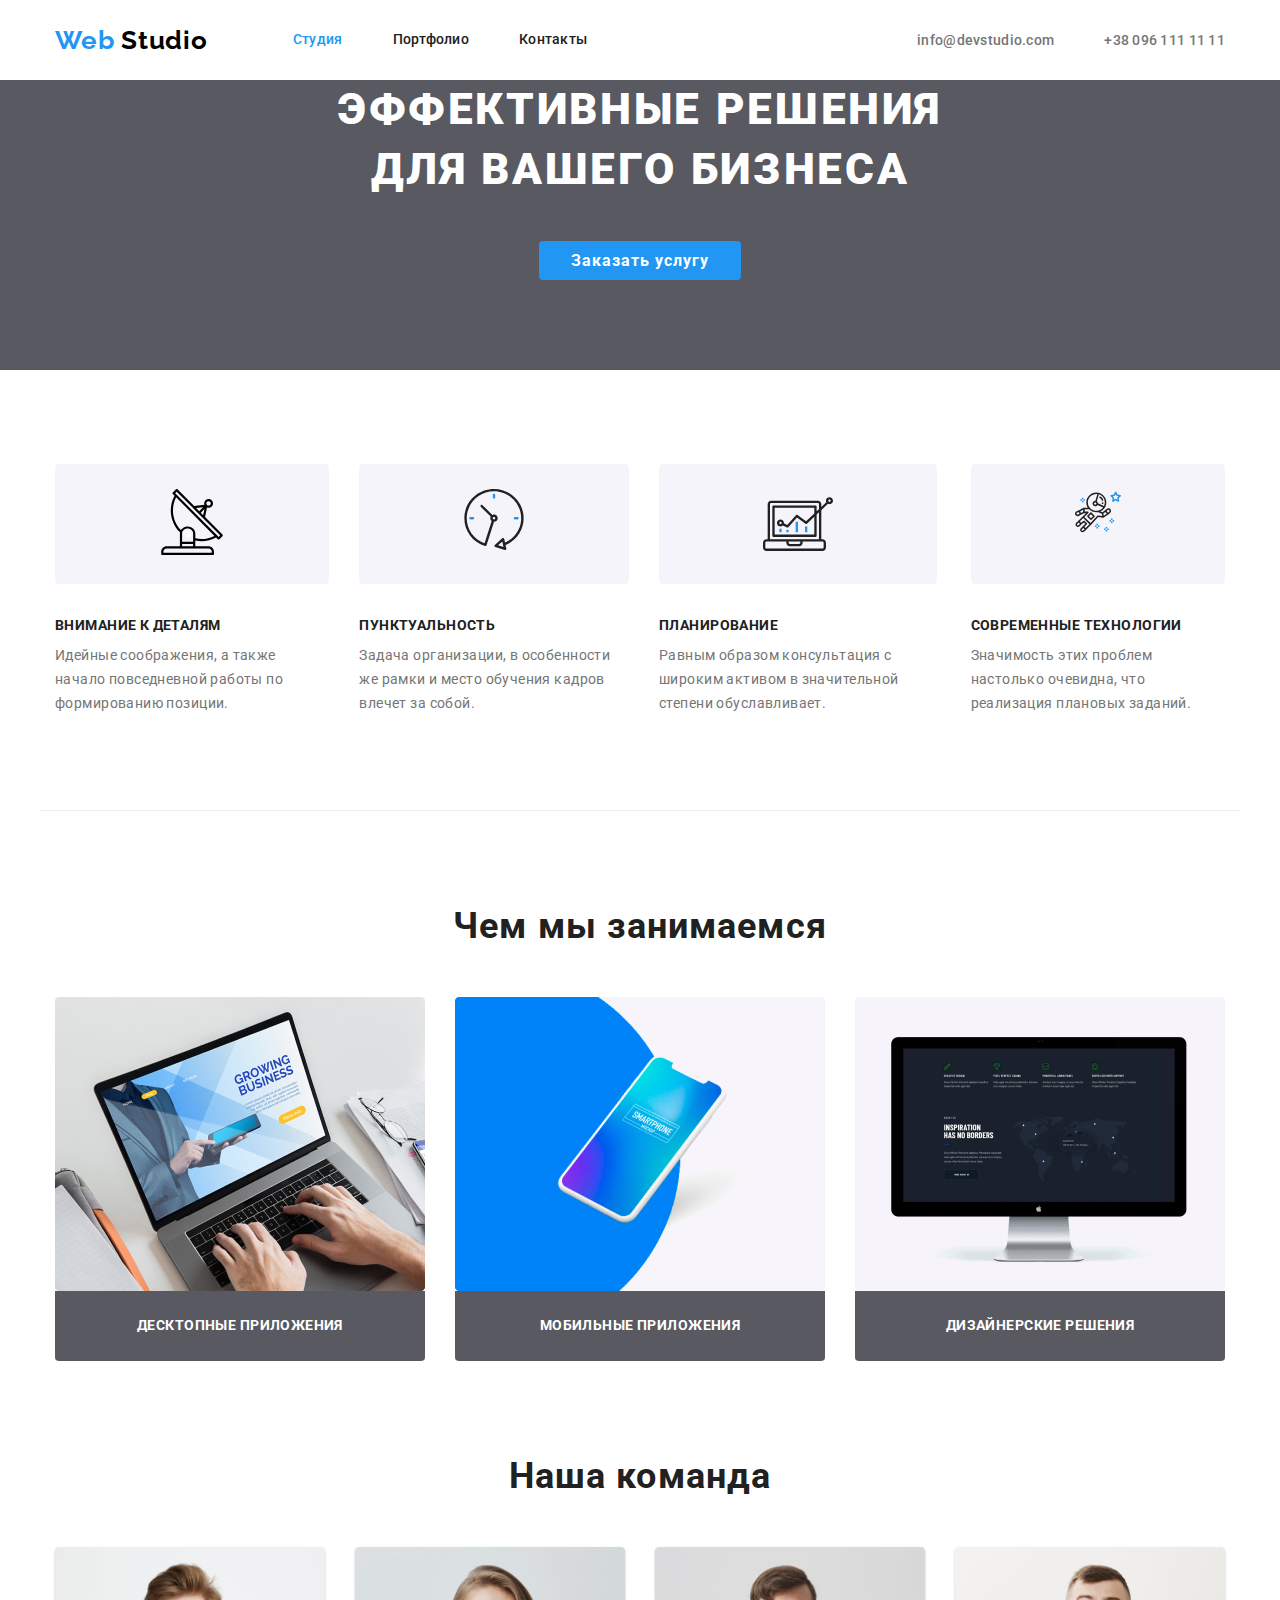
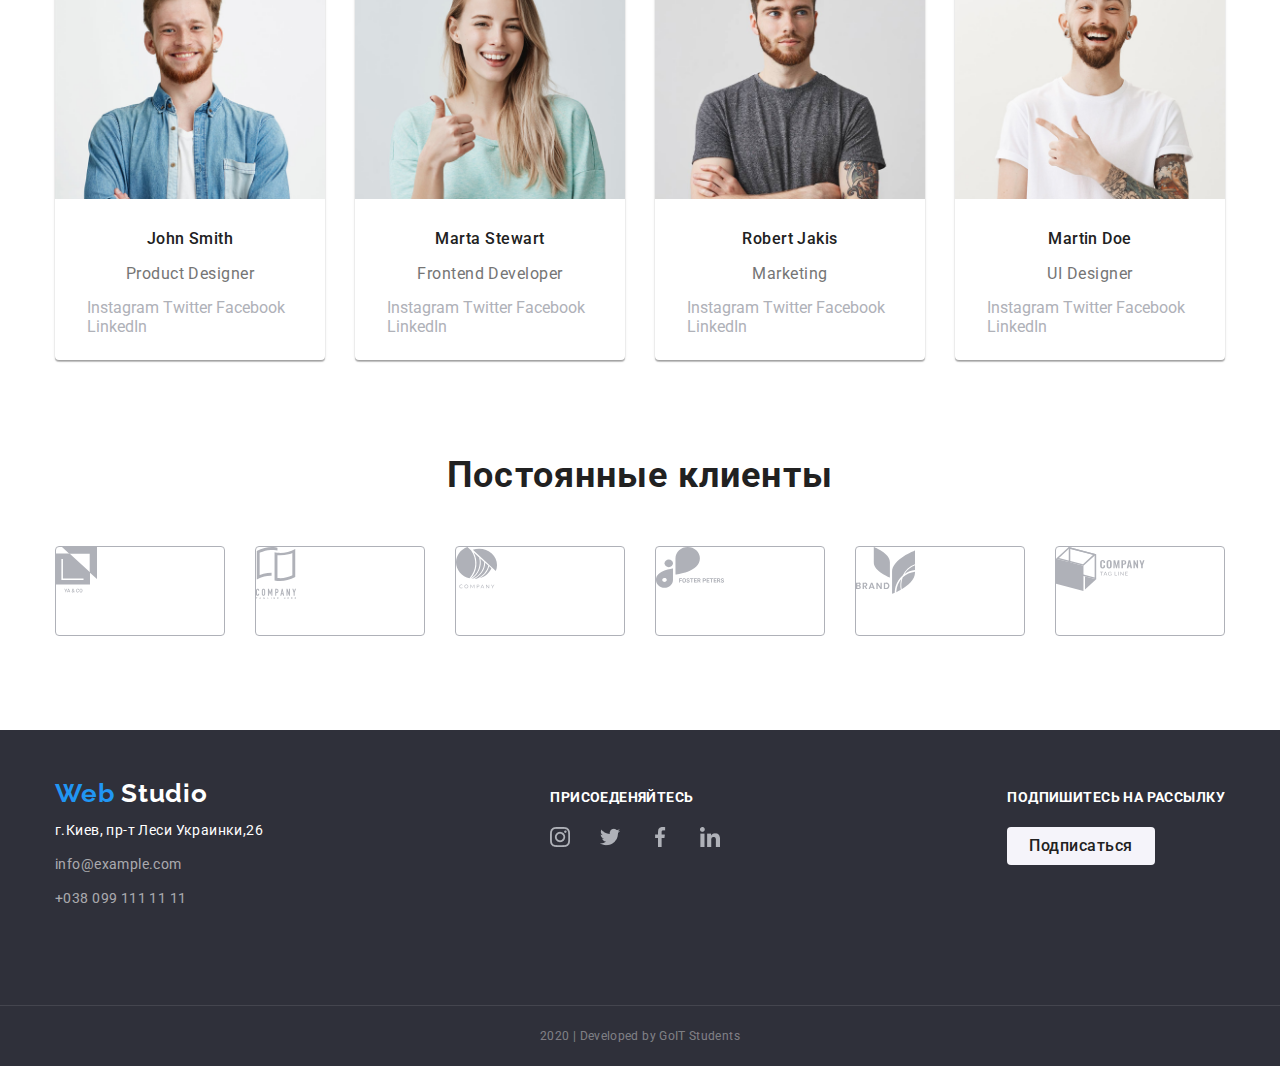
<file: index.html>
<!DOCTYPE html>
<html lang="ru">
  <head>
    <meta charset="UTF-8" />
    <meta name="viewport" content="width=device-width, initial-scale=1.0" />
    <title>Web Studio</title>
    <link
      href="https://fonts.googleapis.com/css2?family=Raleway:wght@400;700&family=Roboto:wght@400;500;700;900&display=swap"
      rel="stylesheet"
    />
    <link
      rel="stylesheet"
      href="https://cdnjs.cloudflare.com/ajax/libs/modern-normalize/0.6.0/modern-normalize.min.css"
    />
    <link rel="stylesheet" href="./css/styles.css" />
  </head>
  <body>
    <header>
      <div class="main-nav">
        <a href="./" class="logo"
          >Web
          <b>Studio</b>
        </a>
        <nav class="link mario">
          <ul class="nav">
            <li class="item">
              <a href="./index.html" class="link-current">Студия</a>
            </li>
            <li class="item">
              <a href="./portfolio.html" class="link-nav">Портфолио</a>
            </li>
            <li class="item"><a href="" class="link-nav">Контакты</a></li>
          </ul>
        </nav>

        <address>
          <ul class="adress">
            <li class="item">
              <a href="mailto:info@devstudio.com">info@devstudio.com</a>
            </li>
            <li class="item">
              <a href="tel:+380961111111">+38 096 111 11 11</a>
            </li>
          </ul>
        </address>
      </div>
    </header>
    <!-- Решения для бизнеса -->
    <main>
      <section class="hero">
        <h1>
          Эффективные решения<br />
          для вашего бизнеса
        </h1>
        <a href="" class="button-check">Заказать услугу</a>
      </section>

      <!-- Принципы -->
      <section class="container">
        <h2 class="index none">Принципы</h2>
        <ul class="princ-ul">
          <li class="item">
            <a href="" class="princ-link"
              ><img src="./images/antenna11.svg" alt="Внимание к деталям"
            /></a>
            <h3 class="principles">Внимание к деталям</h3>
            <p class="principles">
              Идейные соображения, а также начало повседневной работы по
              формированию позиции.
            </p>
          </li>
          <li class="item">
            <a href="" class="princ-link"
              ><img src="./images/clock.svg" alt="Пунктуальность"
            /></a>
            <h3 class="principles">Пунктуальность</h3>
            <p class="principles">
              Задача организации, в особенности же рамки и место обучения кадров
              влечет за собой.
            </p>
          </li>
          <li class="item">
            <a href="" class="princ-link"
              ><img src="./images/diagram.svg" alt="Планирование"
            /></a>
            <h3 class="principles">Планирование</h3>
            <p class="principles">
              Равным образом консультация с широким активом в значительной
              степени обуславливает.
            </p>
          </li>
          <li class="item">
            <a href="" class="princ-link"
              ><img src="./images/astronaut.svg" alt="Современные технологии"
            /></a>
            <h3 class="principles">Современные технологии</h3>
            <p class="principles">
              Значимость этих проблем настолько очевидна, что реализация
              плановых заданий.
            </p>
          </li>
        </ul>
      </section>

      <!-- Чем мы занимаемся -->
      <section class="container border">
        <h2 class="index">Чем мы занимаемся</h2>
        <ul>
          <li class="item">
            <a href=""
              ><img src="./images/box11.jpg" alt="Десктопные приложения"
            /></a>
            <p class="business">Десктопные приложения</p>
          </li>
          <li class="item">
            <a href=""
              ><img src="./images/box22.jpg" alt="Мобильные приложения"
            /></a>
            <p class="business">Мобильные приложения</p>
          </li>
          <li class="item">
            <a href=""
              ><img src="./images/box33.jpg" alt="Дизайнерские решения"
            /></a>
            <p class="business">Дизайнерские решения</p>
          </li>
        </ul>
      </section>

      <!-- Наша команда -->
      <section class="container our-team">
        <h2 class="index">Наша команда</h2>
        <ul class="team">
          <li class="item">
            <figure>
              <img src="./images/team/johnsmith.png" alt="John Smith" />
              <figcaption class="team build">
                John Smith
              </figcaption>
            </figure>
            <p class="vocation">Product Designer</p>
            <div>
              <a href="https://instagram.com" target="_blank" class="social"
                >Instagram</a
              >
              <a href="https://twitter.com/" target="_blank" class="social"
                >Twitter</a
              >
              <a href="https://www.facebook.com/" target="_blank" class="social"
                >Facebook</a
              >
              <a href="https://www.linkedin.com/" target="_blank" class="social"
                >LinkedIn</a
              >
            </div>
          </li>
          <li class="item">
            <figure>
              <img src="./images/team/martastewart.png" alt="Marta Stewart" />
              <figcaption class="team build">
                Marta Stewart
              </figcaption>
            </figure>
            <p class="vocation">Frontend Developer</p>
            <div>
              <a href="https://instagram.com" target="_blank" class="social"
                >Instagram</a
              >
              <a href="https://twitter.com/" target="_blank" class="social"
                >Twitter</a
              >
              <a href="https://www.facebook.com/" target="_blank" class="social"
                >Facebook</a
              >
              <a href="https://www.linkedin.com/" target="_blank" class="social"
                >LinkedIn</a
              >
            </div>
          </li>
          <li class="item">
            <figure>
              <img src="./images/team/robertjakis.png" alt="Robert Jakis" />
              <figcaption class="team build">
                Robert Jakis
              </figcaption>
            </figure>
            <p class="vocation">Marketing</p>
            <div>
              <a href="https://instagram.com" target="_blank" class="social"
                >Instagram</a
              >
              <a href="https://twitter.com/" target="_blank" class="social"
                >Twitter</a
              >
              <a href="https://www.facebook.com/" target="_blank" class="social"
                >Facebook</a
              >
              <a href="https://www.linkedin.com/" target="_blank" class="social"
                >LinkedIn</a
              >
            </div>
          </li>
          <li class="item">
            <figure>
              <img src="./images/team/martindoe.png" alt="Martin Doe" />
              <figcaption class="team build">
                Martin Doe
              </figcaption>
            </figure>
            <p class="vocation">UI Designer</p>
            <div>
              <a href="https://instagram.com" target="_blank" class="social"
                >Instagram</a
              >
              <a href="https://twitter.com/" target="_blank" class="social"
                >Twitter</a
              >
              <a href="https://www.facebook.com/" target="_blank" class="social"
                >Facebook</a
              >
              <a href="https://www.linkedin.com/" target="_blank" class="social"
                >LinkedIn</a
              >
            </div>
          </li>
        </ul>
      </section>

      <!-- Посоянные клиенты -->
      <section class="container our-clients">
        <h2 class="index">Постоянные клиенты</h2>
        <ul class="clients">
          <li class="item">
            <a href="" target="_blank"
              ><img src="./images/clients/logo1.svg" alt="Client1"
            /></a>
          </li>
          <li class="item">
            <a href="" target="_blank"
              ><img src="./images/clients/logo2.svg" alt="Client2"
            /></a>
          </li>
          <li class="item">
            <a href="" target="_blank"
              ><img src="./images/clients/logo3.svg" alt="Client3"
            /></a>
          </li>
          <li class="item">
            <a href="" target="_blank"
              ><img src="./images/clients/logo4.svg" alt="Client4"
            /></a>
          </li>
          <li class="item">
            <a href="" target="_blank"
              ><img src="./images/clients/logo5.svg" alt="Client5"
            /></a>
          </li>
          <li class="item">
            <a href="" target="_blank"
              ><img src="./images/clients/logo6.svg" alt="Client6"
            /></a>
          </li>
        </ul>
      </section>
    </main>

    <!-- Футер -->
    <footer class="footer-nav">
      <div class="container">
        <div class="foo-nav">
          <a href="./" class="logo-f"
            >Web
            <span class="studio-f">Studio</span>
          </a>
          <a href="" class="adress">г.Киев, пр-т Леси Украинки,26</a>
          <a href="mailto:info@example.com" class="mail">info@example.com</a>
          <a href="tel:+0380991111111" class="tel">+038 099 111 11 11</a>
        </div>

        <div class="join">
          <b class="joinus">Присоеденяйтесь</b>
          <ul>
            <li class="item">
              <a
                href="https://instagram.com"
                target="_blank"
                class="social-link"
                ><img src="./images/sociallogo/instagram2.png" alt="instagram"
              /></a>
            </li>
            <li class="item">
              <a href="https://twitter.com/" target="_blank" class="social-link"
                ><img src="./images/sociallogo/twitter1.png" alt="twitter"
              /></a>
            </li>
            <li class="item">
              <a
                href="https://www.facebook.com/"
                target="_blank"
                class="social-link"
                ><img src="./images/sociallogo/facebook1.png" alt="facebook"
              /></a>
            </li>
            <li class="item">
              <a
                href="https://www.linkedin.com/"
                target="_blank"
                class="social-link"
                ><img src="./images/sociallogo/linkedin1.png" alt="linkedin"
              /></a>
            </li>
          </ul>
        </div>

        <div class="subscribe">
          <b class="subscribeus">Подпишитесь на рассылку</b>
          <button type="button" class="subscribe">Подписаться</button>
        </div>
      </div>
      <p class="rights">2020 | Developed by GoIT Students</p>
    </footer>
  </body>
</html>
</file>
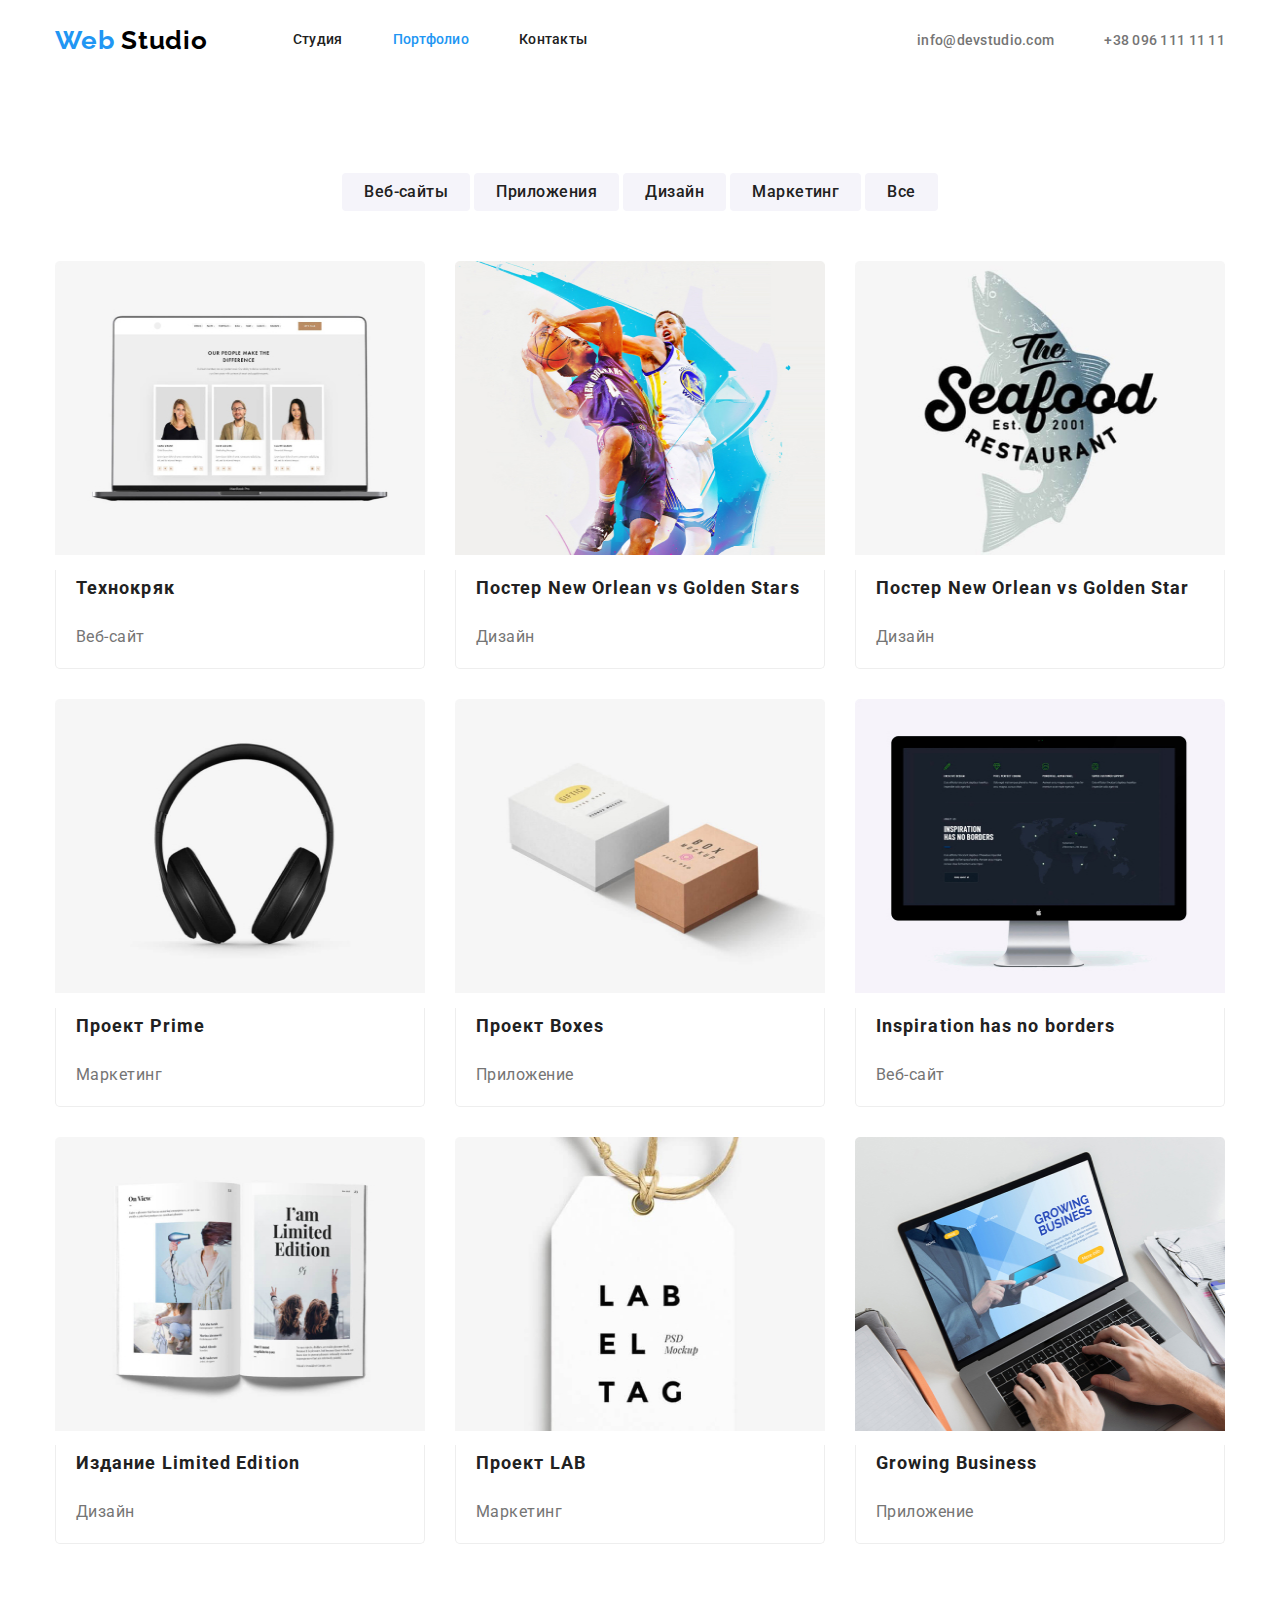
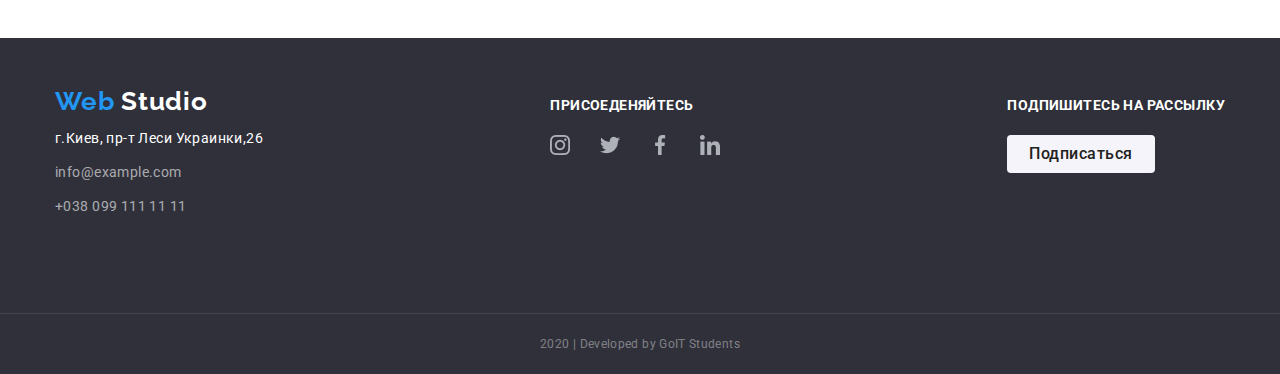
<file: portfolio.html>
<!DOCTYPE html>
<html lang="ru">
  <head>
    <meta charset="UTF-8" />
    <meta name="viewport" content="width=device-width, initial-scale=1.0" />
    <title>Портфолио</title>
    <link
      href="https://fonts.googleapis.com/css2?family=Raleway:wght@400;700&family=Roboto:wght@400;500;700;900&display=swap"
      rel="stylesheet"
    />
    <link
      rel="stylesheet"
      href="https://cdnjs.cloudflare.com/ajax/libs/modern-normalize/0.6.0/modern-normalize.min.css"
    />
    <link rel="stylesheet" href="./css/styles.css" />
  </head>
  <body>
    <!-- Хедер -->
    <header>
      <div class="main-nav">
        <a href="./" class="logo"
          >Web
          <b>Studio</b>
        </a>
        <nav class="link mario">
          <ul class="nav">
            <li class="item">
              <a href="./index.html" class="link-nav">Студия</a>
            </li>
            <li class="item">
              <a href="./portfolio.html" class="link-current">Портфолио</a>
            </li>
            <li class="item"><a href="" class="link-nav">Контакты</a></li>
          </ul>
        </nav>

        <address>
          <ul class="adress">
            <li class="item">
              <a href="mailto:info@devstudio.com">info@devstudio.com</a>
            </li>
            <li class="item">
              <a href="tel:+380961111111">+38 096 111 11 11</a>
            </li>
          </ul>
        </address>
      </div>
    </header>

    <!-- Мейн -->
    <main>
      <section class="portfolio">
        <!-- Фильтр портфолио -->
        <div class="filter">
          <button type="button" class="btn">Веб-сайты</button>
          <button type="button" class="btn">Приложения</button>
          <button type="button" class="btn">Дизайн</button>
          <button type="button" class="btn">Маркетинг</button>
          <button type="button" class="btn">Все</button>
        </div>
        <!-- Список предложений -->
        <h1 class="index none">Список предложений</h1>
        <div>
          <ul class="list-offer">
            <li class="flex">
              <a href="./" class="linkto">
                <img src="./images/portfolio/technocrack.jpg" alt="Технокряк" />
                <div class="item">
                  <h2 class="portfolio">Технокряк</h2>
                  <p class="offer">Веб-сайт</p>
                </div>
              </a>
            </li>

            <li class="flex">
              <a href="" class="linkto">
                <img src="./images/portfolio/neworlean.jpg" alt="Нью Орлеан" />
                <div class="item">
                  <h2 class="portfolio">
                    Постер New Orlean vs Golden Stars
                  </h2>
                  <p class="offer">Дизайн</p>
                </div>
              </a>
            </li>

            <li class="flex">
              <a href="" class="linkto">
                <img
                  src="./images/portfolio/seafood.jpg"
                  alt="Ресторан Seafood"
                />
                <div class="item">
                  <h2 class="portfolio">
                    Постер New Orlean vs Golden Star
                  </h2>
                  <p class="offer">Дизайн</p>
                </div>
              </a>
            </li>

            <li class="flex">
              <a href="" class="linkto">
                <img src="./images/portfolio/prime.jpg" alt="Проект Prime" />
                <div class="item">
                  <h2 class="portfolio">Проект Prime</h2>
                  <p class="offer">Маркетинг</p>
                </div>
              </a>
            </li>

            <li class="flex">
              <a href="" class="linkto">
                <img src="./images/portfolio/boxes.jpg" alt="Проект Boxes" />
                <div class="item">
                  <h2 class="portfolio">Проект Boxes</h2>
                  <p class="offer">Приложение</p>
                </div>
              </a>
            </li>

            <li class="flex">
              <a href="" class="linkto">
                <img
                  src="./images/portfolio/inspiration.jpg"
                  alt="Inspiration has no borders"
                />
                <div class="item">
                  <h2 class="portfolio">Inspiration has no borders</h2>
                  <p class="offer">Веб-сайт</p>
                </div>
              </a>
            </li>

            <li class="flex">
              <a href="" class="linkto">
                <img
                  src="./images/portfolio/limited.jpg"
                  alt="Limited Edition"
                />
                <div class="item">
                  <h2 class="portfolio">Издание Limited Edition</h2>
                  <p class="offer">Дизайн</p>
                </div>
              </a>
            </li>

            <li class="flex">
              <a href="" class="linkto">
                <img src="./images/portfolio/lab.jpg" alt="Проект LAB" />
                <div class="item">
                  <h2 class="portfolio">Проект LAB</h2>
                  <p class="offer">Маркетинг</p>
                </div>
              </a>
            </li>

            <li class="flex">
              <a href="" class="linkto">
                <img
                  src="./images/portfolio/business.jpg"
                  alt="Growing Business"
                />
                <div class="item">
                  <h2 class="portfolio">Growing Business</h2>
                  <p class="offer">Приложение</p>
                </div>
              </a>
            </li>
          </ul>
        </div>
      </section>
    </main>

    <!-- Футер -->
    <footer class="footer-nav">
      <div class="container">
        <div class="foo-nav">
          <a href="./" class="logo-f"
            >Web
            <span class="studio-f">Studio</span>
          </a>
          <a href="" class="adress">г.Киев, пр-т Леси Украинки,26</a>
          <a href="mailto:info@example.com" class="mail">info@example.com</a>
          <a href="tel:+0380991111111" class="tel">+038 099 111 11 11</a>
        </div>

        <div class="join">
          <b class="joinus">Присоеденяйтесь</b>
          <ul>
            <li class="item">
              <a
                href="https://instagram.com"
                target="_blank"
                class="social-link"
                ><img src="./images/sociallogo/instagram2.png" alt="instagram"
              /></a>
            </li>
            <li class="item">
              <a href="https://twitter.com/" target="_blank" class="social-link"
                ><img src="./images/sociallogo/twitter1.png" alt="twitter"
              /></a>
            </li>
            <li class="item">
              <a
                href="https://www.facebook.com/"
                target="_blank"
                class="social-link"
                ><img src="./images/sociallogo/facebook1.png" alt="facebook"
              /></a>
            </li>
            <li class="item">
              <a
                href="https://www.linkedin.com/"
                target="_blank"
                class="social-link"
                ><img src="./images/sociallogo/linkedin1.png" alt="linkedin"
              /></a>
            </li>
          </ul>
        </div>

        <div class="subscribe">
          <b class="subscribeus">Подпишитесь на рассылку</b>
          <button type="button" class="subscribe">Подписаться</button>
        </div>
      </div>
      <p class="rights">2020 | Developed by GoIT Students</p>
    </footer>
  </body>
</html>
</file>
<file: css/styles.css>
:root {
  --primary-text-color: #212121;
  --title-text-color: #757575;
  --link-primary-color: #2196f3;
  --link-seconary-color: #ffffff;
  --footer-color: rgba(255, 255, 255, 0.6);
}

/* Общие */
img {
  display: block;
  max-width: 100%;
  height: auto;
}

ul {
  list-style: none;
  padding: 0;
  margin: 0;
}
body {
  font-family: Roboto, sans-serif;
}
a {
  text-decoration: none;
}

html {
  box-sizing: border-box;
}

*,
*::before,
*::after {
  box-sizing: inherit;
}

/* Стили Main */
h1 {
  color: var(--link-seconary-color);
  font-weight: 900;
  font-size: 44px;
  line-height: 1.36;
  letter-spacing: 0.06em;
  text-transform: uppercase;
  margin-top: 0;
  margin-bottom: 46px;
}
h2.index {
  font-family: Roboto;
  font-weight: 700;
  font-size: 36px;
  line-height: 1.17;
  text-align: center;
  letter-spacing: 0.03em;
  color: var(--primary-text-color);
  margin-top: 0;
  margin-bottom: 50px;
}
h2.none,
h1.none {
  display: none;
  padding: 0 0;
  margin: 0 0;
}
h3 {
  font-family: Roboto;
  font-weight: 700;
  font-size: 16px;
  line-height: 1.87;
  text-align: center;
  letter-spacing: 0.06em;
  color: var(--primary-text-color);
  margin-top: 0px;
  margin-bottom: 10px;
}

.container {
  padding-bottom: 94px;
}

/* Стили ЛОГО */
header {
  padding-top: 0;
  /* padding-bottom: 94px; */
  width: 1200px;
  margin: 0 auto;
  padding-left: 15px;
  padding-right: 15px;
}
section.container {
  padding-top: 94px;
  padding-bottom: 94px;
  width: 1200px;
  margin: 0 auto;
  padding-left: 15px;
  padding-right: 15px;
}

a.logo {
  font-family: Raleway, sans-serif;
  font-weight: 700;
  font-size: 26px;
  line-height: 1.19;
  letter-spacing: 0.03em;
  color: var(--link-primary-color);
  margin-right: 85px;
}

.logo b {
  font-family: Raleway, sans-serif;
  font-weight: 700;
  font-size: 26px;
  line-height: 1.19;
  letter-spacing: 0.03em;
  color: #000000;
}

.mario .nav {
  display: flex;
  justify-content: end;
}

.main-nav {
  display: flex;
  align-items: center;
}

/* Навигация портфолио */
button {
  padding: 0;
  border: none;
  font: inherit;
  color: inherit;
  background-color: transparent;

  font-family: inherit;
  font-weight: 500;
  font-size: 16px;
  line-height: 1.62;
  text-align: center;
  letter-spacing: 0.03em;
  color: var(--primary-text-color);
  background-color: #f5f4fa;
  border-radius: 4px;
  padding: 6px 22px;
  display: inline-block;
}

button:hover,
button:focus {
  color: var(--link-seconary-color);
  background: var(--link-primary-color);
}

.linkto img {
  width: 370px;
  height: 294px;
}

.filter {
  text-align: center;
}

section.portfolio {
  padding-top: 93px;
}
/* Список предложений */

.list-offer .offer {
  font-size: 16px;
  line-height: 1.87;
  letter-spacing: 0.03em;
  color: var(--title-text-color);
  padding-left: 20px;
  padding-right: 20px;
}

.list-offer .portfolio {
  font-weight: 700;
  font-size: 18px;
  line-height: 2;
  letter-spacing: 0.06em;
  color: var(--primary-text-color);
  padding-left: 20px;
  padding-right: 20px;
}

ul .offer {
  font-weight: 400;
  font-size: 16px;
  line-height: 1.87;
  letter-spacing: 0.03em;
  color: var(--title-text-color);
}

a.linkto:hover,
a.linkto:focus {
  color: var(--link-seconary-color);
  background: var(--link-primary-color);
}

.list-offer {
  width: 1200px;
  padding-left: 15px;
  padding-right: 15px;
  margin-left: auto;
  margin-right: auto;
  margin-top: 50px;
  margin-bottom: 94px;
  display: flex;
  flex-wrap: wrap;
}

.flex .item {
  border-right-width: 1px;
  border-right-style: solid;
  border-right-color: #eeeeee;

  border-bottom-width: 1px;
  border-bottom-style: solid;
  border-bottom-color: #eeeeee;

  border-left-width: 1px;
  border-left-style: solid;
  border-left-color: #eeeeee;

  border-bottom-right-radius: 5px;
  border-bottom-left-radius: 5px;
}

.flex {
  width: 370px;
  margin-right: 30px;
  margin-bottom: 30px;
}

.flex:nth-child(3n) {
  margin-right: 0;
}

.flex:nth-last-child(-n + 3) {
  margin-bottom: 0;
}

/* Навигация (левая сторона)*/
.nav,
.adress a {
  font-family: Roboto;
  font-weight: 500;
  font-size: 14px;
  line-height: 1.14;
  letter-spacing: 0.02em;
}
.nav .link-current {
  color: var(--link-primary-color);
}
.nav .link-nav {
  color: var(--primary-text-color);
}
.nav .link-nav:hover,
.nav .link-nav:focus {
  color: var(--link-primary-color);
}
.nav .item {
  display: block;
  padding-top: 32px;
  padding-bottom: 32px;
  margin-right: 50px;
}

.nav .item:last-child {
  margin-right: 0;
}

/* Навигация (правая сторона) */
address {
  margin-left: auto;
}

.adress {
  display: flex;
  margin-left: auto;
}

address .item {
  margin-right: 50px;
}

address .item:last-child {
  margin-right: 0;
}

.adress a {
  color: var(--title-text-color);
  font-style: normal;
}
.adress a:hover,
.adress a:focus {
  color: var(--link-primary-color);
}

/* Герой */
.hero {
  padding-bottom: 94px;
  margin-bottom: 0px;
  margin-top: 0;
  text-align: center;
  background: rgba(47, 48, 58, 0.8);
}

.button-check {
  color: var(--link-seconary-color);
  background: var(--link-primary-color);
  font-weight: 700;
  font-size: 16px;
  line-height: 1.87;
  letter-spacing: 0.06em;
  min-width: 500px;
  height: 50px;
  padding: 10px 32px;
  margin: 0px auto;
  border-radius: 4px;
  text-align: center;
}
.button-check:hover,
.button-check:focus {
  color: var(--link-primary-color);
  background-color: var(--link-seconary-color);
}
/* Принципы */
p.principles {
  font-family: Roboto;
  font-style: normal;
  font-weight: normal;
  font-size: 14px;
  line-height: 1.71;
  letter-spacing: 0.03em;
  color: var(--title-text-color);
  margin: 0;
}
h3.principles {
  font-weight: 700;
  font-size: 14px;
  line-height: 1.14;
  letter-spacing: 0.03em;
  text-transform: uppercase;
  color: var(--primary-text-color);
  margin: 0 0 10px 0;
  padding: 0;
  text-align: left;
}

a.princ-link {
  display: inline-block;
  padding: 25px 104px;
  margin: 0 0 30px 0;

  height: 120px;
  text-align: center;
  border-radius: 4px;

  background-color: #f5f4fa;
}
a.princ-link:focus,
a.princ-link:hover {
  background-color: var(--link-primary-color);
  color: var(--link-seconary-color);
}

/* Чем мы занимаемся */
section .business {
  color: var(--link-seconary-color);
  background: rgba(47, 48, 58, 0.8);
  font-weight: 700;
  font-size: 14px;
  line-height: 1.14;
  text-align: center;
  letter-spacing: 0.03em;
  text-transform: uppercase;
  padding: 27px 0;
  /* min-width: 370px; */
  border-radius: 0px 0px 4px 4px;
  margin: 0;
}

.border {
  border-top: 1px solid #ececec;
}

.container ul {
  display: flex;
}

.container li:not(:last-child) {
  margin-right: 30px;
}

/* Наша команда */
.team.build {
  font-weight: 500;
  font-size: 16px;
  line-height: 1.19;
  text-align: center;
  letter-spacing: 0.03em;
  color: var(--primary-text-color);
}
.team .vocation {
  font-weight: 400;
  font-size: 16px;
  line-height: 1.19;
  text-align: center;
  letter-spacing: 0.03em;
  color: var(--title-text-color);
}
.team .social {
  color: #afb1b8;
}
.team .social:hover,
.team .social:focus {
  color: var(--link-seconary-color);
  background-color: var(--link-primary-color);
}

.our-team .item {
  box-shadow: 0px 2px 1px rgba(0, 0, 0, 0.2), 0px 1px 1px rgba(0, 0, 0, 0.14),
    0px 1px 3px rgba(0, 0, 0, 0.12);
  border-radius: 4px;
  background-color: var(--link-seconary-color);
}

.our-team div {
  margin: 16px 32px 24px;
}
figure {
  margin: 0;
}
figure img {
  margin-top: 0;
  margin-bottom: 30px;
}
figure figcaption {
  margin-top: 0;
  margin-bottom: 10px;
}

.footer-nav .container {
  width: 1200px;
  padding-left: 15px;
  padding-right: 15px;
  margin: 0 auto;
}

.team .item {
  width: 270px;
}

/* Наши клиенты */
.clients a {
  color: var(--title-text-color);
  display: block;
  min-width: 170px;
  height: 90px;
  border: 1px solid #afb1b8;
  border-radius: 4px;
  text-align: center;
}

.clients a:hover,
.clients a:focus {
  color: var(--link-seconary-color);
  background-color: var(--link-primary-color);
}

.link .title:hover {
  color: var(--link-seconary-color);
  background: var(--link-primary-color);
}
section.our-team,
section.our-clients {
  padding-top: 0;
}

/* Футер */
.footer-nav {
  background: #2f303a;
  margin-left: auto;
  margin-right: auto;
  padding-top: 48px;
}
.footer-nav .adress {
  font-weight: 400;
  font-size: 14px;
  line-height: 1.71;
  letter-spacing: 0.03em;
  color: var(--link-seconary-color);
}
.footer-nav .joinus,
.footer-nav .subscribeus {
  color: var(--link-seconary-color);
  font-weight: 700;
  font-size: 14px;
  line-height: 1.14;
  letter-spacing: 0.03em;
  text-transform: uppercase;
  display: block;
  margin-bottom: 21px;
  margin-left: 0;
  margin-right: 0;
}

.footer-nav .mail,
.footer-nav .tel {
  color: var(--footer-color);
  font-style: normal;
  font-weight: normal;
  font-size: 14px;
  line-height: 1.71;
  letter-spacing: 0.03em;
}

.footer-nav .social-link:hover,
.footer-nav .social-link:focus {
  color: var(--link-seconary-color);
  background-color: var(--link-primary-color);
}
.footer-nav .submit {
  font-weight: 900;
  font-size: 16px;
  line-height: 1.87;
  display: flex;
  align-items: center;
  text-align: center;
  letter-spacing: 0.06em;
}

.footer-nav .rights {
  font-weight: 400;
  font-size: 12px;
  line-height: 2;
  text-align: center;
  letter-spacing: 0.03em;
  color: rgba(255, 255, 255, 0.4);
  padding: 18px 0;
  border-top: 1px solid rgba(255, 255, 255, 0.1);
  margin: 0;
}

.foo-nav {
  display: flex;
  flex-direction: column;
  padding-bottom: 0;
}

.foo-nav a:not(:last-child) {
  margin-bottom: 10px;
}

.join ul {
  /* display: block; */
  display: flex;
}

.footer-nav .container {
  display: flex;
  align-items: baseline;
  justify-content: space-between;
}

.foo-nav .studio-f {
  text-transform: none;
  font-family: Raleway, sans-serif;
  font-weight: 700;
  font-size: 26px;
  line-height: 1.19;
  letter-spacing: 0.03em;
  color: var(--link-seconary-color);
}

a.logo-f {
  font-family: Raleway, sans-serif;
  font-weight: 700;
  font-size: 26px;
  line-height: 1.19;
  letter-spacing: 0.03em;
  color: var(--link-primary-color);
}

.join .item {
  margin-right: 10px;
}
.join .item:last-child {
  margin-right: 0;
}

.join {
  margin-left: auto;
  margin-right: auto;
  padding: 0;
}
</file>
